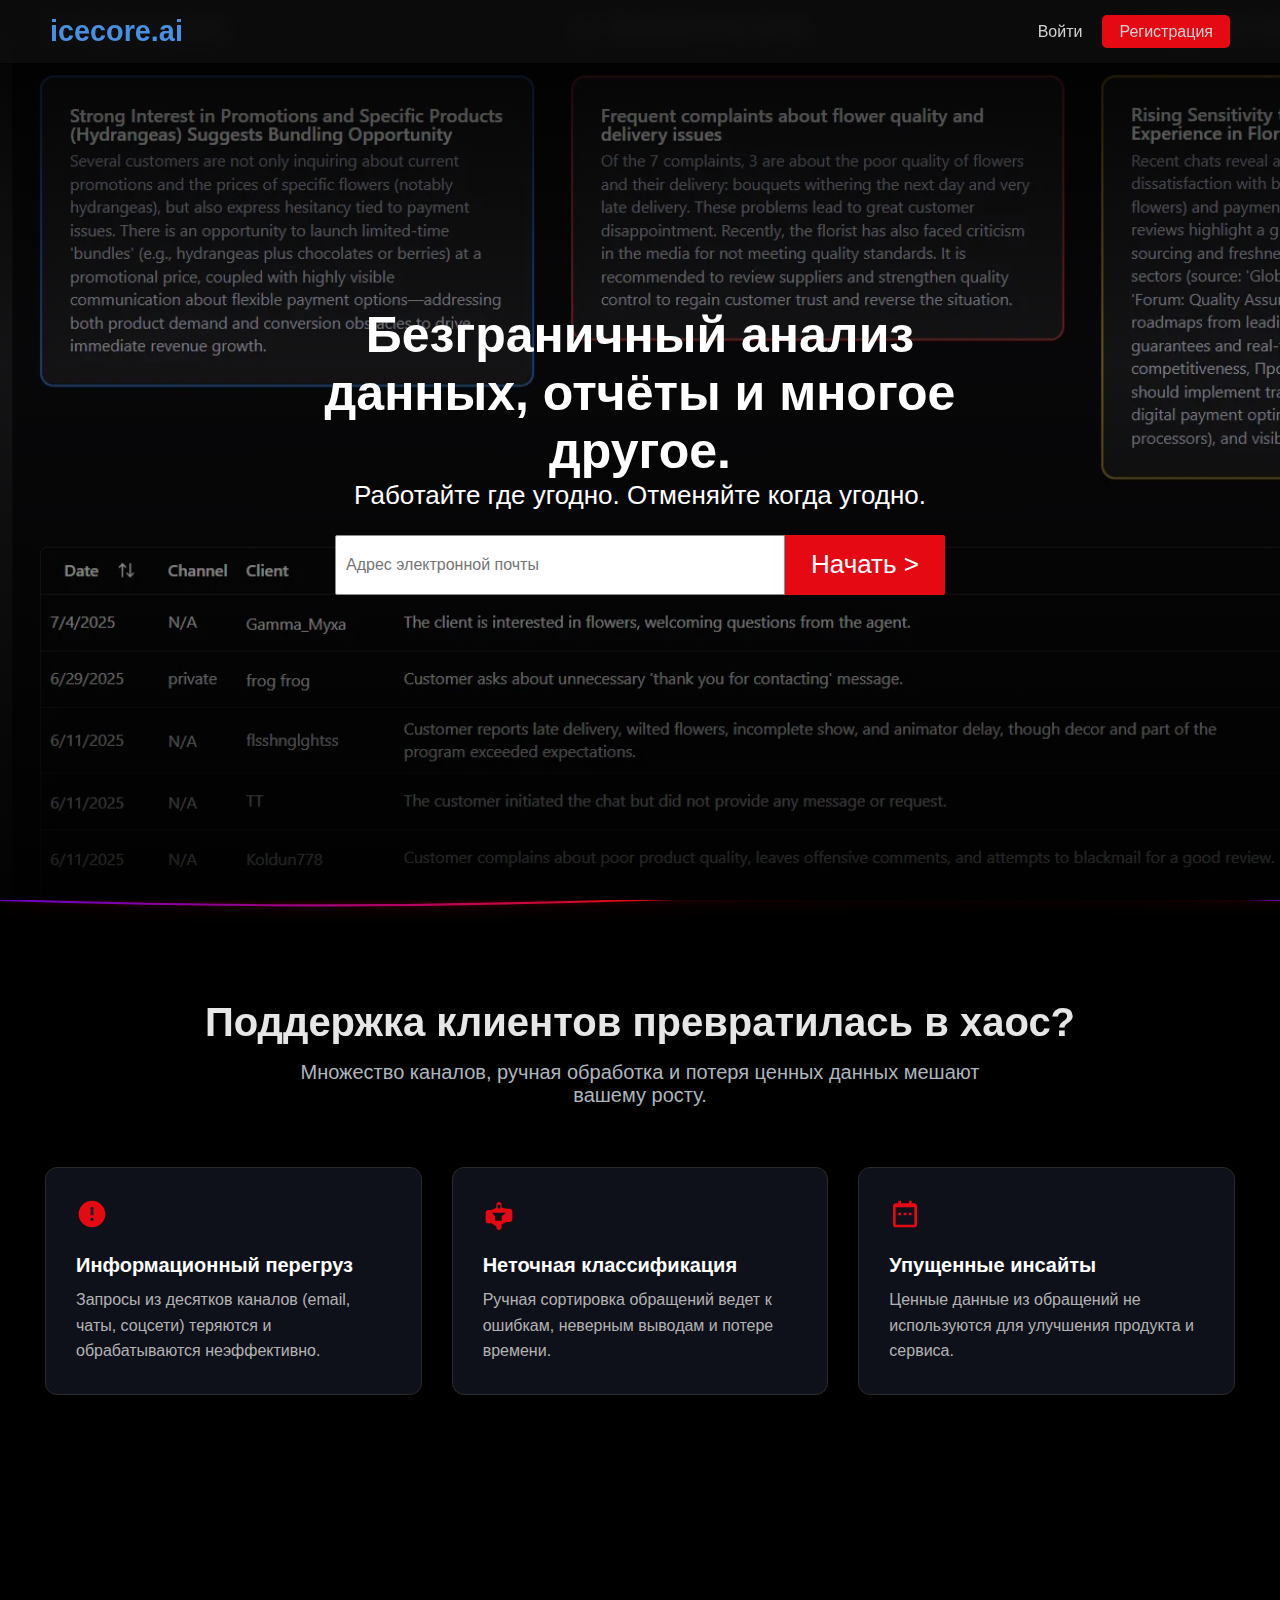
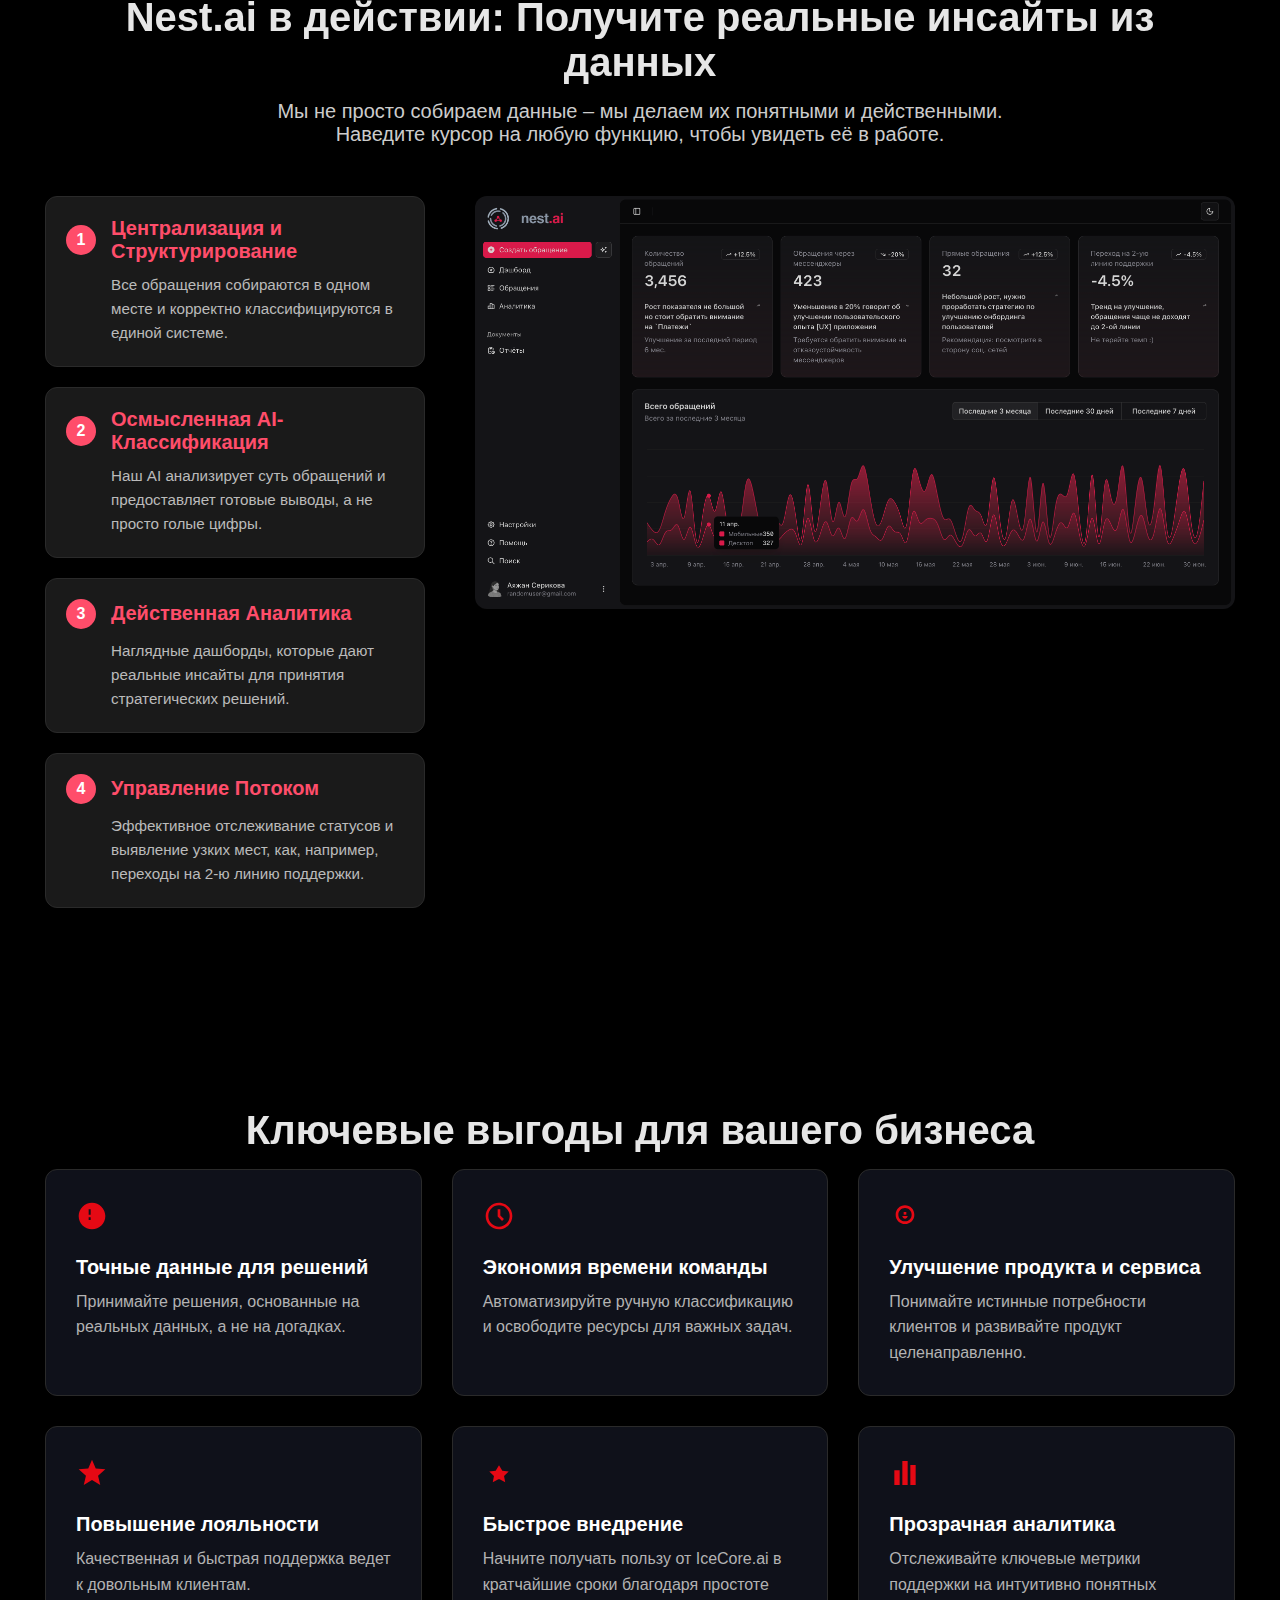
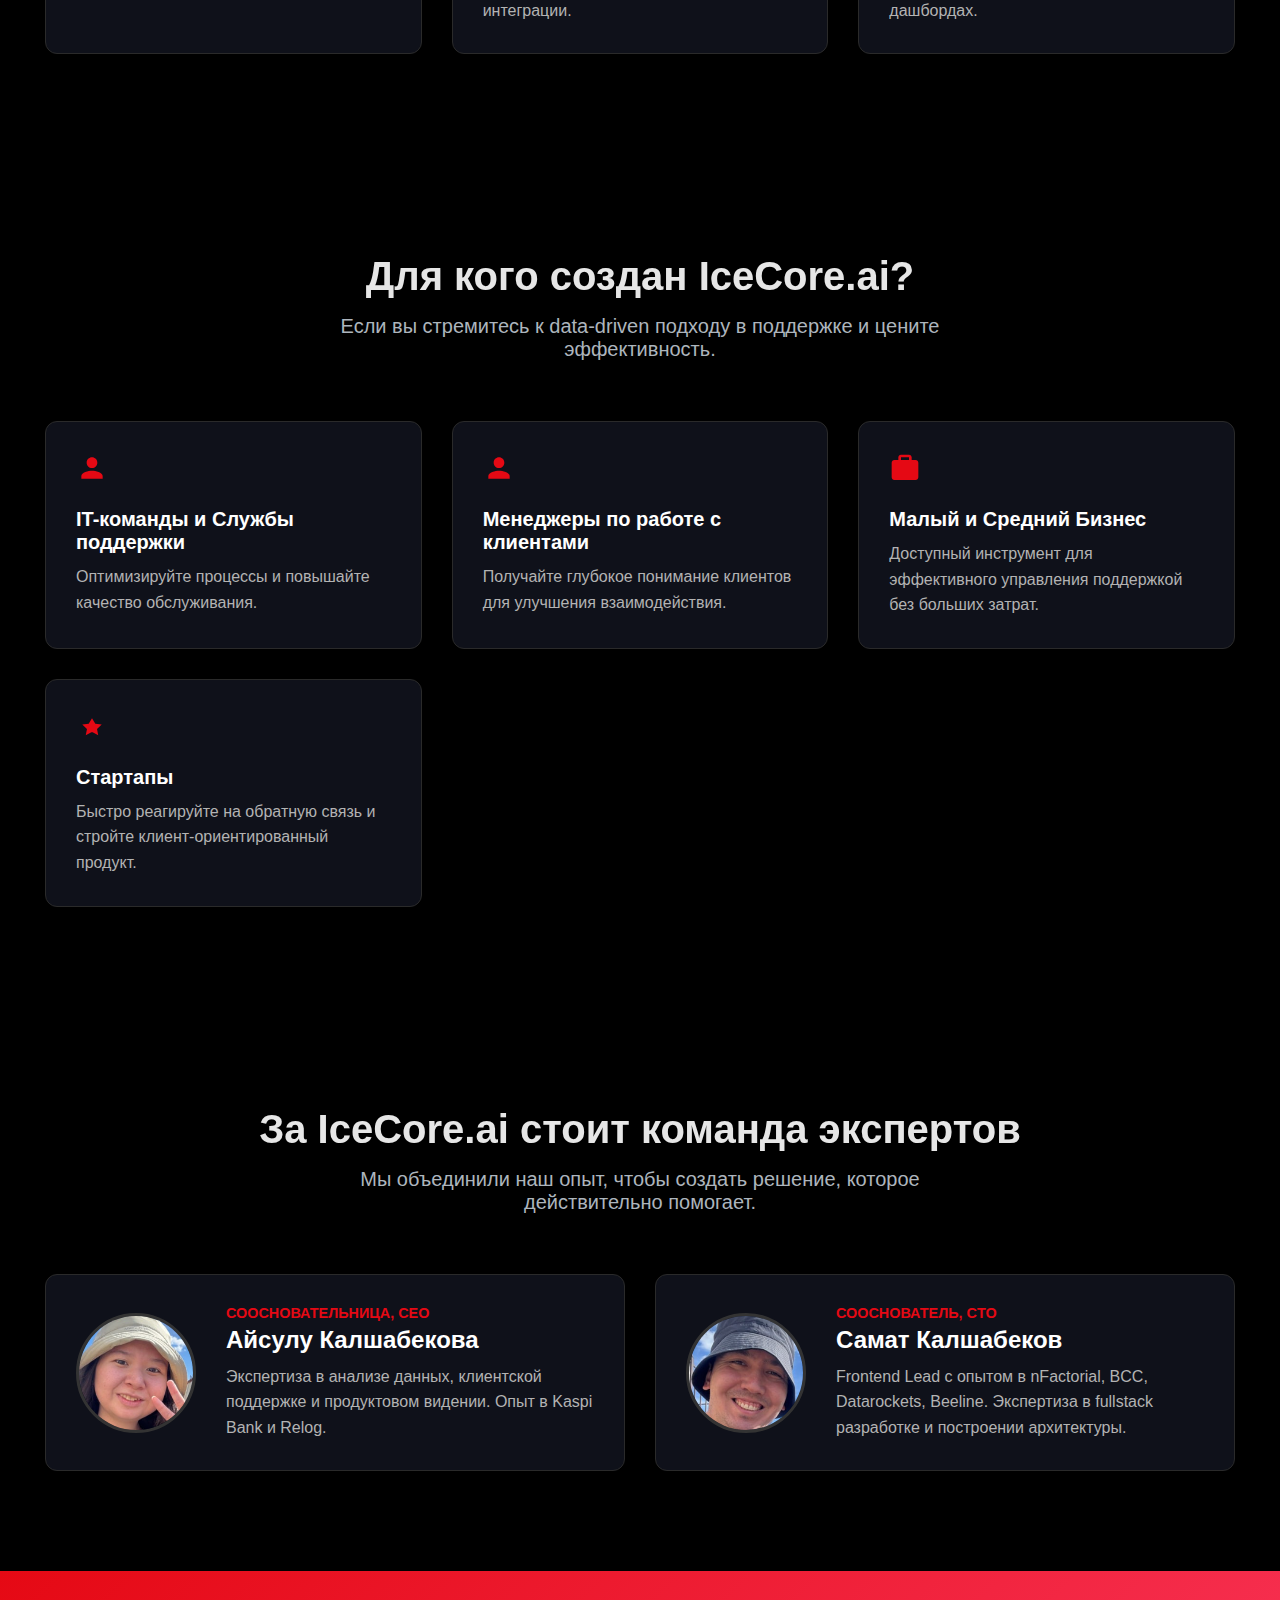
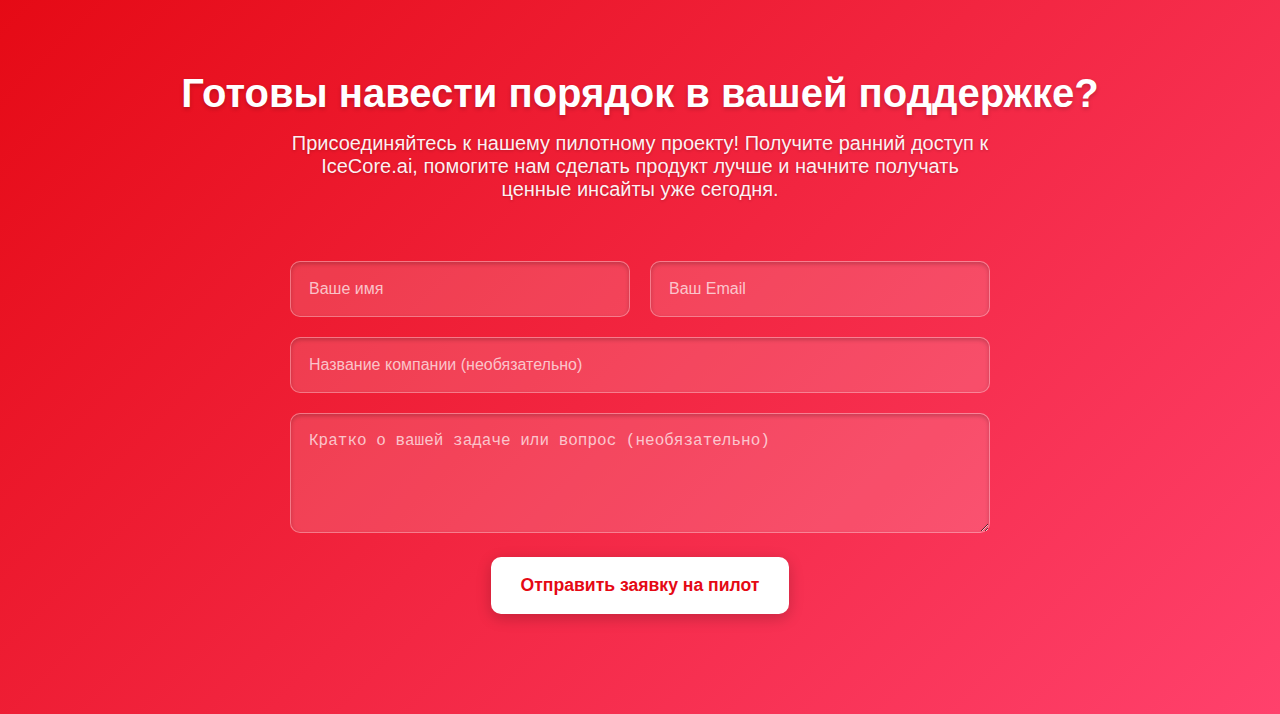
<file: thirdattemp/index.html>
<!DOCTYPE html>
<html lang="ru">
<head>
    <meta charset="UTF-8">
    <meta name="viewport" content="width=device-width, initial-scale=1.0">
    <title>IceCore.ai - Ваш путь к эффективной поддержке</title>
    <style>
        /* --- ОБЩИЕ СТИЛИ --- */
        * { margin: 0; padding: 0; box-sizing: border-box; }
        body { font-family: -apple-system, BlinkMacSystemFont, 'Segoe UI', Roboto, 'Helvetica Neue', Arial, sans-serif; background-color: #000; color: #fff; }
        h1, h2, h3, h4, h5, h6 { font-weight: 600; }
        .section-padding { padding: 100px 45px; }
        .container { max-width: 1200px; margin: 0 auto; position: relative; z-index: 5; }

        /* --- ПЛАВАЮЩИЙ ХЭДЕР --- */
        .main-header { position: fixed; top: 0; left: 0; width: 100%; display: flex; justify-content: space-between; align-items: center; padding: 15px 50px; z-index: 1000; background-color: rgba(15, 15, 15, 0.7); backdrop-filter: blur(10px); -webkit-backdrop-filter: blur(10px); }
        .header-logo { font-size: 1.8rem; font-weight: bold; text-decoration: none; color: #4A90E2; }
        .header-nav { display: none; }
        .header-actions a { color: #d1d1d1; text-decoration: none; margin-left: 20px; transition: color 0.3s ease; }
        .header-actions a:hover { color: #fff; }
        .register-button { background-color: #e50914; color: white; padding: 8px 17px; border-radius: 5px; font-weight: 500; }

        /* --- ГЛАВНЫЙ ЭКРАН --- */
        .hero-section { position: relative; height: 100vh; display: flex; align-items: center; justify-content: center; background-image: url('icecore-bg.png'); background-size: cover; background-position: center center; }
        .hero-overlay { position: absolute; top: 0; left: 0; width: 100%; height: 100%; background: linear-gradient(to top, rgba(0,0,0,0.9) 0%, rgba(0,0,0,0.2) 60%, rgba(0,0,0,0.9) 100%); }
        .hero-content { position: relative; z-index: 5; text-align: center; padding: 0 20px; max-width: 800px; }
        .hero-content h1 { font-size: 3.125rem; }
        .hero-content h2 { font-size: 1.625rem; font-weight: 400; margin-bottom: 1.5rem; }
        .email-form { display: flex; justify-content: center; align-items: center; }
        .email-input { width: 450px; height: 60px; padding: 10px; font-size: 1rem; border: 1px solid #8c8c8c; border-radius: 2px 0 0 2px; outline: none; }
        .get-started-button { height: 60px; background-color: #e50914; color: white; font-size: 1.625rem; padding: 0 26px; border: none; cursor: pointer; border-radius: 0 2px 2px 0; }
        
        /* --- ОСНОВНОЙ КОНТЕНТ --- */
        main { position: relative; background-color: #000; }
        .section-block { text-align: center; }

        /* --- ОБЩИЕ СТИЛИ ДЛЯ БЛОКОВ --- */
        .section-title { font-size: 2.5rem; color: #fff; opacity: 0.9; margin-bottom: 1rem; text-align: center; }
        .section-subtitle { font-size: 1.25rem; color: #adb5bd; max-width: 700px; margin: 0 auto 60px auto; text-align: center; }
        .info-grid { display: grid; grid-template-columns: repeat(auto-fit, minmax(300px, 1fr)); gap: 30px; }
        .info-card { background-color: #0F111A; color: #fff; padding: 30px; border-radius: 12px; text-align: left; transition: transform 0.3s ease, box-shadow 0.3s ease; height: 100%; border: 1px solid #2a2a2a;}
        .info-card:hover { transform: translateY(-8px); box-shadow: 0 15px 30px rgba(0,0,0,0.2); border-color: rgba(229, 9, 20, 0.5); }
        .info-card .icon { color: #e50914; margin-bottom: 20px; }
        .info-card .icon svg { width: 32px; height: 32px; }
        .info-card h3 { font-size: 1.25rem; margin-bottom: 10px; }
        .info-card p { font-size: 1rem; color: #b3b3b3; line-height: 1.6; }
        .benefits-grid { grid-template-columns: repeat(auto-fit, minmax(280px, 1fr)); }

        /* --- СВЕТЯЩИЙСЯ РАЗДЕЛИТЕЛЬ --- */
        .glow-divider { position: absolute; top: 0; left: 0; width: 100%; line-height: 0; transform: translateY(-50%); z-index: 20; }
        .glow-divider svg { width: 100%; height: auto; filter: drop-shadow(0 0 10px rgba(229, 9, 20, 0.5)) drop-shadow(0 0 2px rgba(229, 9, 20, 0.3)); }
        
        /* --- START: ИНТЕРАКТИВНАЯ СЕКЦИЯ ДЕМОНСТРАЦИИ --- */
        .nest-ai-demo-section {
            background-color: #000;
            color: #fff;
            text-align: center;
        }
        .nest-ai-demo-section .section-title { font-size: 2.5rem; margin-bottom: 15px; color: #fff; }
        .nest-ai-demo-section .section-subtitle { font-size: 1.25rem; color: #ccc; margin-bottom: 50px; max-width: 800px; margin-left: auto; margin-right: auto; }
        .demo-content-wrapper { display: flex; justify-content: center; align-items: flex-start; gap: 50px; max-width: 1400px; margin: 0 auto; flex-wrap: wrap; }
        .features-list { flex: 1; min-width: 300px; max-width: 400px; text-align: left; display: flex; flex-direction: column; gap: 20px; }
        .feature-item { cursor: pointer; padding: 20px; border-radius: 12px; transition: background-color 0.3s ease-in-out, transform 0.2s ease-in-out; background-color: #1a1a1a; border: 1px solid #2a2a2a; }
        .feature-item:hover { background-color: rgba(255, 77, 106, 0.1); transform: translateY(-3px); border-color: rgba(255, 77, 106, 0.5); }
        .feature-item h3 { color: #FF4D6A; font-size: 1.25rem; margin-bottom: 10px; display: flex; align-items: center; gap: 15px; }
        .feature-item .feature-number { background-color: #FF4D6A; color: #fff; border-radius: 50%; width: 30px; height: 30px; display: flex; justify-content: center; align-items: center; font-weight: bold; font-size: 1rem; flex-shrink: 0; }
        .feature-item p { color: #bbb; font-size: 0.95rem; line-height: 1.6; padding-left: 45px; }
        .dashboard-display { flex: 2; display: flex; justify-content: center; align-items: center; min-width: 600px; }
        .dashboard-container { position: relative; max-width: 980px; width: 100%; border-radius: 12px; box-shadow: 0 10px 30px rgba(0, 0, 0, 0.6); overflow: hidden; }
        .dashboard-image { width: 100%; height: auto; display: block; filter: brightness(0.85); }
        .highlight-area { position: absolute; border: 3px solid #FF4D6A; background-color: rgba(255, 77, 106, 0.2); border-radius: 8px; opacity: 0; transition: opacity 0.3s ease-in-out; pointer-events: none; z-index: 10; box-shadow: 0 0 20px rgba(255, 77, 106, 0.5); }
        #highlight-centralization { top: 2%; left: 1%; width: 21%; height: 96%; }
        #highlight-ai-classification { top: 15.5%; left: 24%; width: 74.5%; height: 33%; }
        #highlight-actionable-analytics { top: 1%; left: 1%; width: 98%; height: 98%; }
        #highlight-workflow-management { top: 15.5%; left: 76.5%; width: 21.5%; height: 33%; }
        /* --- END: ИНТЕРАКТИВНАЯ СЕКЦИЯ ДЕМОНСТРАЦИИ --- */

        /* --- СЕКЦИЯ "КОМАНДА" --- */
        .team-section {
            background-color: #000;
        }
        .team-grid { 
            display: grid;
            grid-template-columns: repeat(auto-fit, minmax(400px, 1fr)); 
            gap: 30px; 
            max-width: 1200px;
            margin: 0 auto;
        }
        .team-card { 
            background: #0F111A; 
            padding: 30px; 
            border-radius: 12px; 
            display: flex; 
            align-items: center; 
            gap: 30px; 
            transition: transform 0.3s ease, box-shadow 0.3s ease;
            border: 1px solid #2a2a2a;
        }
        .team-card:hover {
            transform: translateY(-8px);
            box-shadow: 0 10px 20px rgba(0, 0, 0, 0.3);
            border-color: rgba(229, 9, 20, 0.5);
        }
        .team-card img { 
            width: 120px; 
            height: 120px; 
            border-radius: 50%; 
            object-fit: cover; 
            flex-shrink: 0; 
            border: 3px solid #333;
            transition: border-color 0.3s ease;
        }
        .team-card:hover img {
            border-color: #e50914;
        }
        .team-card .title { color: #e50914; font-size: 0.9rem; font-weight: 700; margin-bottom: 5px; text-transform: uppercase; }
        .team-card h3 { font-size: 1.5rem; margin-bottom: 10px; color: #fff; }
        .team-card p { font-size: 1rem; color: #b3b3b3; line-height: 1.6; }
        
        /* --- СЕКЦИЯ "ПРИЗЫВ К ДЕЙСТВИЮ" (CTA) - ОБНОВЛЕНА --- */
        .cta-section { 
            text-align: center; 
            position: relative;
            overflow: hidden; /* Важно для анимации */
            background: linear-gradient(135deg, #e50914, #FF416C, #e50914);
            background-size: 200% 200%;
            animation: gradientAnimation 10s ease infinite;
        }
        @keyframes gradientAnimation {
            0% { background-position: 0% 50%; }
            50% { background-position: 100% 50%; }
            100% { background-position: 0% 50%; }
        }
        .cta-section .container {
            position: relative;
            z-index: 2;
        }
        .cta-section .section-title { 
            opacity: 1; 
            text-shadow: 0 2px 4px rgba(0,0,0,0.2);
        }
        .cta-section .section-subtitle { 
            color: rgba(255,255,255,0.95); 
            text-shadow: 0 1px 3px rgba(0,0,0,0.2);
        }
        .cta-form { 
            max-width: 700px; 
            margin: 0 auto; 
            display: grid; 
            grid-template-columns: 1fr 1fr; 
            gap: 20px; 
            text-align: left; 
        }
        .form-group { width: 100%; }
        .full-width { grid-column: 1 / -1; }
        .cta-form input, .cta-form textarea { 
            width: 100%; 
            padding: 18px; 
            border: 1px solid rgba(255,255,255,0.3); 
            border-radius: 10px; 
            background: rgba(255,255,255,0.15); 
            color: #fff; 
            font-size: 1rem; 
            outline: none; 
            transition: all 0.3s ease;
            box-shadow: inset 0 2px 4px rgba(0,0,0,0.2);
        }
        .cta-form input::placeholder, .cta-form textarea::placeholder { 
            color: rgba(255,255,255,0.7); 
        }
        .cta-form input:focus, .cta-form textarea:focus {
            background: rgba(255,255,255,0.25);
            border-color: rgba(255,255,255,0.8);
            box-shadow: 0 0 15px rgba(255,255,255,0.3), inset 0 2px 4px rgba(0,0,0,0.2);
        }
        .cta-form textarea { resize: vertical; min-height: 120px; }
        .cta-submit-btn { 
            background: #fff; 
            color: #e50914; 
            border: none; 
            padding: 18px 30px; 
            font-size: 1.1rem; 
            font-weight: 700; 
            border-radius: 10px; 
            cursor: pointer; 
            transition: transform 0.2s, box-shadow 0.2s;
            box-shadow: 0 4px 15px rgba(0,0,0,0.2);
        }
        .cta-submit-btn:hover { 
            transform: translateY(-3px) scale(1.03); 
            box-shadow: 0 8px 25px rgba(0,0,0,0.3);
        }

        /* --- ЭФФЕКТ СВЕЧЕНИЯ --- */
        .glow-container { position: relative; overflow: hidden; }
        .mouse-glow { position: absolute; top:0; left:0; width: 600px; height: 600px; background: radial-gradient(circle,rgba(200,200,220,0.1) 0%,rgba(255,255,255,0) 60%); border-radius: 50%; pointer-events: none; transform: translate(-50%, -50%); z-index: 1; opacity: 0; transition: opacity .4s ease-out; }
        .glow-container:hover .mouse-glow { opacity: 1; transition: opacity .2s ease-in; }

        @media (max-width: 1024px) {
            .demo-content-wrapper { flex-direction: column; align-items: center; }
            .features-list,
            .dashboard-display { max-width: 100%; }
            .dashboard-container { width: 100%; height: auto; max-width: 700px; }
            .feature-item p { padding-left: 0; }
        }

        @media (max-width: 768px) {
            .section-padding { padding: 60px 20px; }
            .hero-content h1 { font-size: 2rem; }
            .email-form { flex-direction: column; align-items: stretch; max-width: 350px; margin: 0 auto; }
            .email-input { border-radius: 2px; margin-bottom: 10px; width: 100%; }
            .team-card { flex-direction: column; align-items: center; text-align: center; }
            .cta-form { grid-template-columns: 1fr; }
            .nest-ai-demo-section .section-title { font-size: 2.2em; }
            .nest-ai-demo-section .section-subtitle { font-size: 1em; }
        }
    </style>
</head>
<body>

    <header class="main-header">
        <a href="#" class="header-logo">icecore.ai</a>
        <div class="header-actions"><a href="#">Войти</a><a href="#" class="register-button">Регистрация</a></div>
    </header>

    <section class="hero-section">
        <div class="hero-overlay"></div>
        <div class="hero-content"><h1>Безграничный анализ данных, отчёты и многое другое.</h1><h2>Работайте где угодно. Отменяйте когда угодно.</h2><form class="email-form" action="#"><input class="email-input" type="email" placeholder="Адрес электронной почты" required><button class="get-started-button" type="submit">Начать ></button></form></div>
    </section>

    <main class="glow-container">
        <div class="mouse-glow"></div>
        <div class="glow-divider">
            <svg width="100%" height="20" viewBox="0 0 1200 20" preserveAspectRatio="none" xmlns="http://www.w3.org/2000/svg"><defs><linearGradient id="glow-gradient" x1="0%" y1="0%" x2="100%" y2="0%"><stop offset="0%" style="stop-color:#7e00ff; stop-opacity:0.8" /><stop offset="50%" style="stop-color:#e50914; stop-opacity:1" /><stop offset="100%" style="stop-color:#7e00ff; stop-opacity:0.8" /></linearGradient></defs><path d="M0 10 Q 300 20, 600 10 T 1200 10" fill="none" stroke="url(#glow-gradient)" stroke-width="2"/></svg>
        </div>
        
        <!-- Секция "ПРОБЛЕМА" -->
        <section class="section-block section-padding">
            <div class="container">
                <h1 class="section-title">Поддержка клиентов превратилась в хаос?</h1>
                <p class="section-subtitle">Множество каналов, ручная обработка и потеря ценных данных мешают вашему росту.</p>
                <div class="info-grid">
                    <div class="info-card"><div class="icon"><svg xmlns="http://www.w3.org/2000/svg" viewBox="0 0 24 24" fill="currentColor"><path d="M12 2C6.486 2 2 6.486 2 12s4.486 10 10 10 10-4.486 10-10S17.514 2 12 2zm1 15h-2v-2h2v2zm0-4h-2V7h2v6z"/></svg></div><h3>Информационный перегруз</h3><p>Запросы из десятков каналов (email, чаты, соцсети) теряются и обрабатываются неэффективно.</p></div>
                    <div class="info-card"><div class="icon"><svg xmlns="http://www.w3.org/2000/svg" viewBox="0 0 24 24" fill="currentColor"><path d="M12 3c-1.103 0-2 .897-2 2v2.333L6.333 9H4c-1.103 0-2 .897-2 2v6c0 1.103.897 2 2 2h2.333L10 21.333V22c0 1.103.897 2 2 2s2-.897 2-2v-2.333l3.667-1.667H20c1.103 0 2-.897 2-2v-6c0-1.103-.897-2-2-2h-2.333L14 7.333V5c0-1.103-.897-2-2-2zm-1 2h2v2.333L12 8 11 7.333V5zm-4.333 6h10.666L14 13.667V17H9v-3.333L6.667 11z"/></svg></div><h3>Неточная классификация</h3><p>Ручная сортировка обращений ведет к ошибкам, неверным выводам и потере времени.</p></div>
                    <div class="info-card"><div class="icon"><svg xmlns="http://www.w3.org/2000/svg" viewBox="0 0 24 24" fill="currentColor"><path d="M7 11h2v2H7zm4 0h2v2h-2zm4 0h2v2h-2zM5 22h14c1.103 0 2-.897 2-2V6c0-1.103-.897-2-2-2h-2V2h-2v2H9V2H7v2H5c-1.103 0-2 .897-2 2v14c0 1.103.897 2 2 2zM5 7h14v13H5V7z"/></svg></div><h3>Упущенные инсайты</h3><p>Ценные данные из обращений не используются для улучшения продукта и сервиса.</p></div>
                </div>
            </div>
        </section>

        <!-- ИНТЕРАКТИВНАЯ СЕКЦИЯ -->
        <section class="nest-ai-demo-section section-padding">
            <h2 class="section-title">Nest.ai в действии: Получите реальные инсайты из данных</h2>
            <p class="section-subtitle">
                Мы не просто собираем данные – мы делаем их понятными и действенными.
                Наведите курсор на любую функцию, чтобы увидеть её в работе.
            </p>
            <div class="demo-content-wrapper">
                <div class="features-list">
                    <div class="feature-item" data-target="highlight-centralization">
                        <h3><span class="feature-number">1</span>Централизация и Структурирование</h3>
                        <p>Все обращения собираются в одном месте и корректно классифицируются в единой системе.</p>
                    </div>
                    <div class="feature-item" data-target="highlight-ai-classification">
                        <h3><span class="feature-number">2</span>Осмысленная AI-Классификация</h3>
                        <p>Наш AI анализирует суть обращений и предоставляет готовые выводы, а не просто голые цифры.</p>
                    </div>
                    <div class="feature-item" data-target="highlight-actionable-analytics">
                        <h3><span class="feature-number">3</span>Действенная Аналитика</h3>
                        <p>Наглядные дашборды, которые дают реальные инсайты для принятия стратегических решений.</p>
                    </div>
                    <div class="feature-item" data-target="highlight-workflow-management">
                        <h3><span class="feature-number">4</span>Управление Потоком</h3>
                        <p>Эффективное отслеживание статусов и выявление узких мест, как, например, переходы на 2-ю линию поддержки.</p>
                    </div>
                </div>
                <div class="dashboard-display">
                    <div class="dashboard-container">
                        <img src="nest.ai.jpg" alt="Nest.ai Dashboard" class="dashboard-image">
                        <div class="highlight-area" id="highlight-centralization"></div>
                        <div class="highlight-area" id="highlight-ai-classification"></div>
                        <div class="highlight-area" id="highlight-actionable-analytics"></div>
                        <div class="highlight-area" id="highlight-workflow-management"></div>
                    </div>
                </div>
            </div>
        </section>
        
        <!-- Секция "ВЫГОДЫ" -->
        <section class="section-block section-padding">
            <div class="container">
                <h1 class="section-title">Ключевые выгоды для вашего бизнеса</h1>
                <div class="info-grid benefits-grid">
                    <div class="info-card">
                        <div class="icon"><svg xmlns="http://www.w3.org/2000/svg" viewBox="0 0 24 24" fill="currentColor"><path d="M12 2C6.486 2 2 6.486 2 12s4.486 10 10 10 10-4.486 10-10S17.514 2 12 2zm-1 13H9.5v-2H11v2zm0-4H9.5V7H11v4z"/></svg></div>
                        <h3>Точные данные для решений</h3>
                        <p>Принимайте решения, основанные на реальных данных, а не на догадках.</p>
                    </div>
                    <div class="info-card">
                        <div class="icon"><svg xmlns="http://www.w3.org/2000/svg" viewBox="0 0 24 24" fill="currentColor"><path d="M12 2C6.486 2 2 6.486 2 12s4.486 10 10 10 10-4.486 10-10S17.514 2 12 2zm0 18c-4.411 0-8-3.589-8-8s3.589-8 8-8 8 3.589 8 8-3.589 8-8 8z"/><path d="M13 7h-2v5.414l3.293 3.293 1.414-1.414L13 11.586z"/></svg></div>
                        <h3>Экономия времени команды</h3>
                        <p>Автоматизируйте ручную классификацию и освободите ресурсы для важных задач.</p>
                    </div>
                    <div class="info-card">
                        <div class="icon"><svg xmlns="http://www.w3.org/2000/svg" viewBox="0 0 24 24" fill="currentColor"><path d="M12 18c3.93 0 7-3.07 7-7s-3.07-7-7-7-7 3.07-7 7 3.07 7 7 7zm0-12c2.822 0 5 2.178 5 5s-2.178 5-5 5-5-2.178-5-5 2.178-5 5-5z"/><path d="M12 14c-1.037 0-2-.828-2-1.934V12h4v.066C14 13.172 13.037 14 12 14z"/><path d="M11 9h2v2h-2z"/></svg></div>
                        <h3>Улучшение продукта и сервиса</h3>
                        <p>Понимайте истинные потребности клиентов и развивайте продукт целенаправленно.</p>
                    </div>
                    <div class="info-card">
                        <div class="icon"><svg xmlns="http://www.w3.org/2000/svg" viewBox="0 0 24 24" fill="currentColor"><path d="M12 17.27L18.18 21l-1.64-7.03L22 9.24l-7.19-.61L12 2 9.19 8.63 2 9.24l5.46 4.73L5.82 21 12 17.27z"/></svg></div>
                        <h3>Повышение лояльности</h3>
                        <p>Качественная и быстрая поддержка ведет к довольным клиентам.</p>
                    </div>
                    <div class="info-card">
                        <div class="icon"><svg xmlns="http://www.w3.org/2000/svg" viewBox="0 0 24 24" fill="currentColor"><path d="m11.542 16.62-4.223 2.33.91-4.75-3.52-3.32 4.8-.59L12 6.12l2.49 4.17 4.8.6-3.52 3.31.91 4.75-4.22-2.33Z"/></svg></div>
                        <h3>Быстрое внедрение</h3>
                        <p>Начните получать пользу от IceCore.ai в кратчайшие сроки благодаря простоте интеграции.</p>
                    </div>
                    <div class="info-card">
                        <div class="icon"><svg xmlns="http://www.w3.org/2000/svg" viewBox="0 0 24 24" fill="currentColor"><path d="M4 21h4V10H4v11zm6 0h4V3h-4v18zm6 0h4V6h-4v15z"/></svg></div>
                        <h3>Прозрачная аналитика</h3>
                        <p>Отслеживайте ключевые метрики поддержки на интуитивно понятных дашбордах.</p>
                    </div>
                </div>
            </div>
        </section>

        <!-- Секция "ДЛЯ КОГО" -->
        <section class="section-block section-padding">
            <div class="container">
                <h1 class="section-title">Для кого создан IceCore.ai?</h1>
                <p class="section-subtitle">Если вы стремитесь к data-driven подходу в поддержке и цените эффективность.</p>
                <div class="info-grid">
                    <div class="info-card">
                        <div class="icon"><svg xmlns="http://www.w3.org/2000/svg" viewBox="0 0 24 24" fill="currentColor"><path d="M12 12c2.21 0 4-1.79 4-4s-1.79-4-4-4-4 1.79-4 4 1.79 4 4 4zm0 2c-2.67 0-8 1.34-8 4v2h16v-2c0-2.66-5.33-4-8-4z"/></svg></div>
                        <h3>IT-команды и Службы поддержки</h3>
                        <p>Оптимизируйте процессы и повышайте качество обслуживания.</p>
                    </div>
                    <div class="info-card">
                        <div class="icon"><svg xmlns="http://www.w3.org/2000/svg" viewBox="0 0 24 24" fill="currentColor"><path d="M12 12c2.21 0 4-1.79 4-4s-1.79-4-4-4-4 1.79-4 4 1.79 4 4 4zm0 2c-2.67 0-8 1.34-8 4v2h16v-2c0-2.66-5.33-4-8-4z"/></svg></div>
                        <h3>Менеджеры по работе с клиентами</h3>
                        <p>Получайте глубокое понимание клиентов для улучшения взаимодействия.</p>
                    </div>
                    <div class="info-card">
                        <div class="icon"><svg xmlns="http://www.w3.org/2000/svg" viewBox="0 0 24 24" fill="currentColor"><path d="M20 6h-3V4c0-1.103-.897-2-2-2H9c-1.103 0-2 .897-2 2v2H4c-1.103 0-2 .897-2 2v11c0 1.103.897 2 2 2h16c1.103 0 2-.897 2-2V8c0-1.103-.897-2-2-2zM9 4h6v2H9V4z"/></svg></div>
                        <h3>Малый и Средний Бизнес</h3>
                        <p>Доступный инструмент для эффективного управления поддержкой без больших затрат.</p>
                    </div>
                    <div class="info-card">
                        <div class="icon"><svg xmlns="http://www.w3.org/2000/svg" viewBox="0 0 24 24" fill="currentColor"><path d="m11.542 16.62-4.223 2.33.91-4.75-3.52-3.32 4.8-.59L12 6.12l2.49 4.17 4.8.6-3.52 3.31.91 4.75-4.22-2.33Z"/></svg></div>
                        <h3>Стартапы</h3>
                        <p>Быстро реагируйте на обратную связь и стройте клиент-ориентированный продукт.</p>
                    </div>
                </div>
            </div>
        </section>

        <!-- Секция "КОМАНДА" -->
        <section class="team-section section-padding">
            <div class="container">
                <h1 class="section-title">За IceCore.ai стоит команда экспертов</h1>
                <p class="section-subtitle">Мы объединили наш опыт, чтобы создать решение, которое действительно помогает.</p>
                <div class="team-grid">
                    <div class="team-card">
                        <img src="aisulu.png" alt="Айсулу Калшабекова">
                        <div>
                            <div class="title">Соосновательница, CEO</div>
                            <h3>Айсулу Калшабекова</h3>
                            <p>Экспертиза в анализе данных, клиентской поддержке и продуктовом видении. Опыт в Kaspi Bank и Relog.</p>
                        </div>
                    </div>
                    <div class="team-card">
                        <img src="samat.png" alt="Самат Калшабеков">
                        <div>
                            <div class="title">Сооснователь, CTO</div>
                            <h3>Самат Калшабеков</h3>
                            <p>Frontend Lead с опытом в nFactorial, BCC, Datarockets, Beeline. Экспертиза в fullstack разработке и построении архитектуры.</p>
                        </div>
                    </div>
                </div>
            </div>
        </section>
    </main>

    <!-- Секция "ПРИЗЫВ К ДЕЙСТВИЮ" (ОБНОВЛЕНА) -->
    <section class="cta-section section-padding">
        <div class="container">
            <h1 class="section-title">Готовы навести порядок в вашей поддержке?</h1>
            <p class="section-subtitle">Присоединяйтесь к нашему пилотному проекту! Получите ранний доступ к IceCore.ai, помогите нам сделать продукт лучше и начните получать ценные инсайты уже сегодня.</p>
            <form class="cta-form" action="#">
                <div class="form-group"><input type="text" placeholder="Ваше имя" required></div>
                <div class="form-group"><input type="email" placeholder="Ваш Email" required></div>
                <div class="form-group full-width"><input type="text" placeholder="Название компании (необязательно)"></div>
                <div class="form-group full-width"><textarea placeholder="Кратко о вашей задаче или вопрос (необязательно)"></textarea></div>
                <div class="form-group full-width" style="text-align: center;"><button type="submit" class="cta-submit-btn">Отправить заявку на пилот</button></div>
            </form>
        </div>
    </section>

    <script>
        // Эффект свечения за курсором
        const glowContainer = document.querySelector('.glow-container');
        if (glowContainer) {
            const glow = glowContainer.querySelector('.mouse-glow');
            glowContainer.addEventListener('mousemove', (e) => {
                const rect = glowContainer.getBoundingClientRect();
                const x = e.clientX - rect.left;
                const y = e.clientY - rect.top;
                glow.style.left = `${x}px`;
                glow.style.top = `${y}px`;
            });
        }

        // Логика для интерактивной демонстрации дашборда
        document.addEventListener('DOMContentLoaded', () => {
            const featureItems = document.querySelectorAll('.feature-item');
            const highlightAreas = document.querySelectorAll('.highlight-area');
            const demoWrapper = document.querySelector('.demo-content-wrapper');

            featureItems.forEach(item => {
                const targetId = item.dataset.target;
                const targetHighlight = document.getElementById(targetId);

                item.addEventListener('mouseenter', () => {
                    if (targetHighlight) {
                        targetHighlight.style.opacity = '1';
                    }
                });

                item.addEventListener('mouseleave', () => {
                    if (targetHighlight) {
                        targetHighlight.style.opacity = '0';
                    }
                });
            });
            
            if (demoWrapper) {
                 demoWrapper.addEventListener('mouseleave', () => {
                    highlightAreas.forEach(h => h.style.opacity = '0');
                });
            }
        });
    </script>
</body>
</html>
</file>
